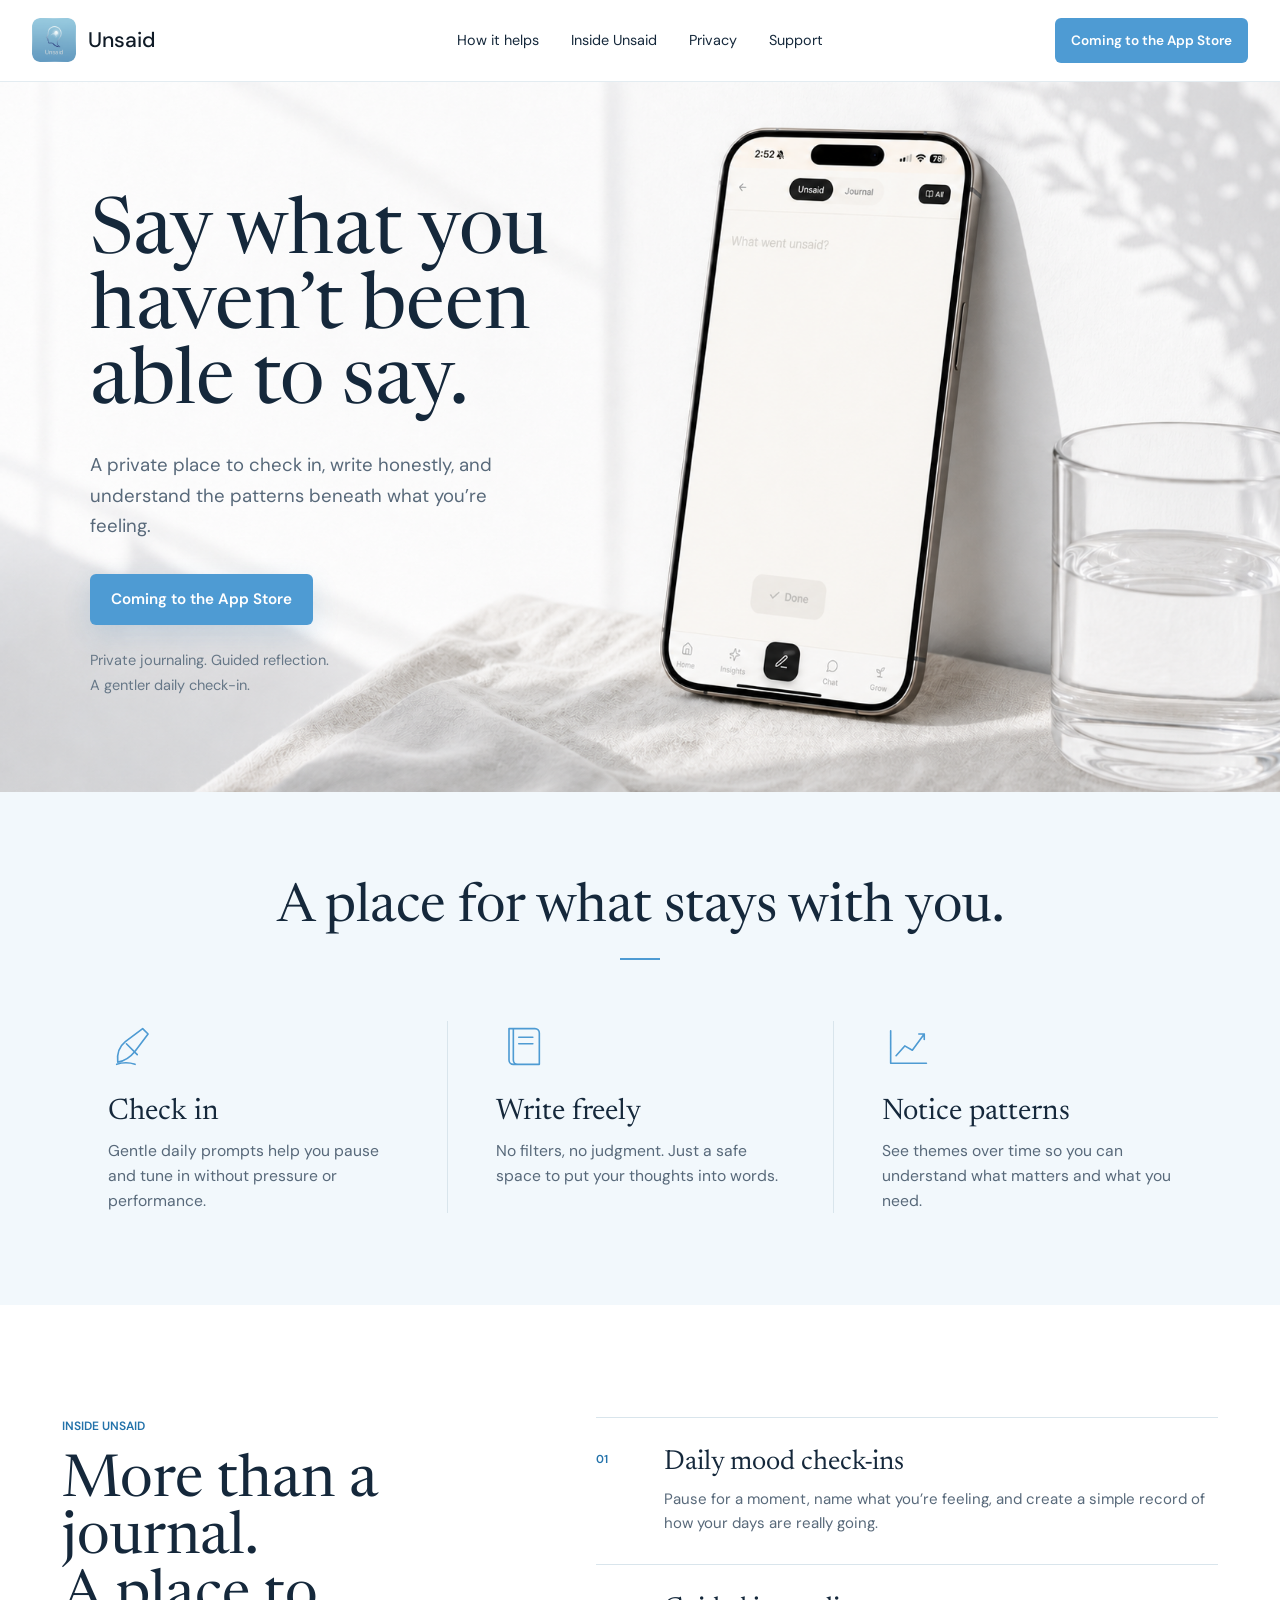
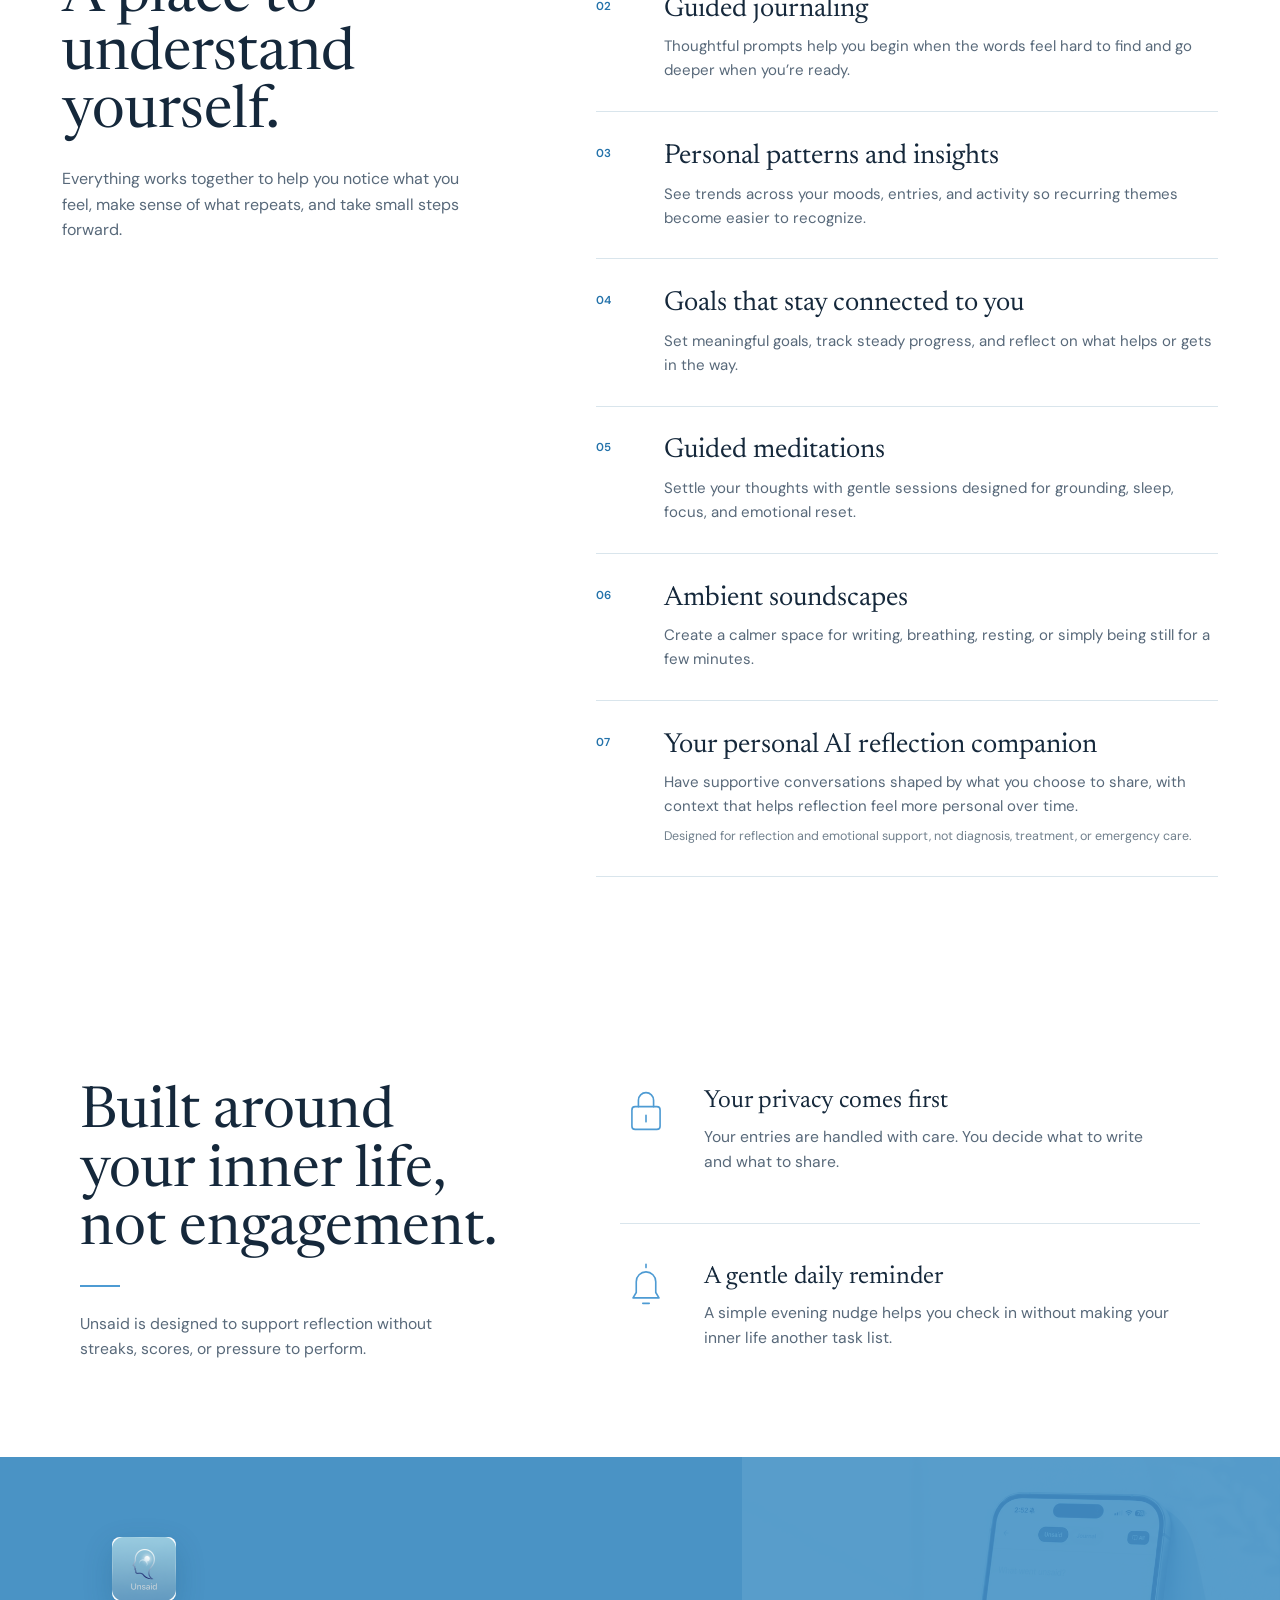
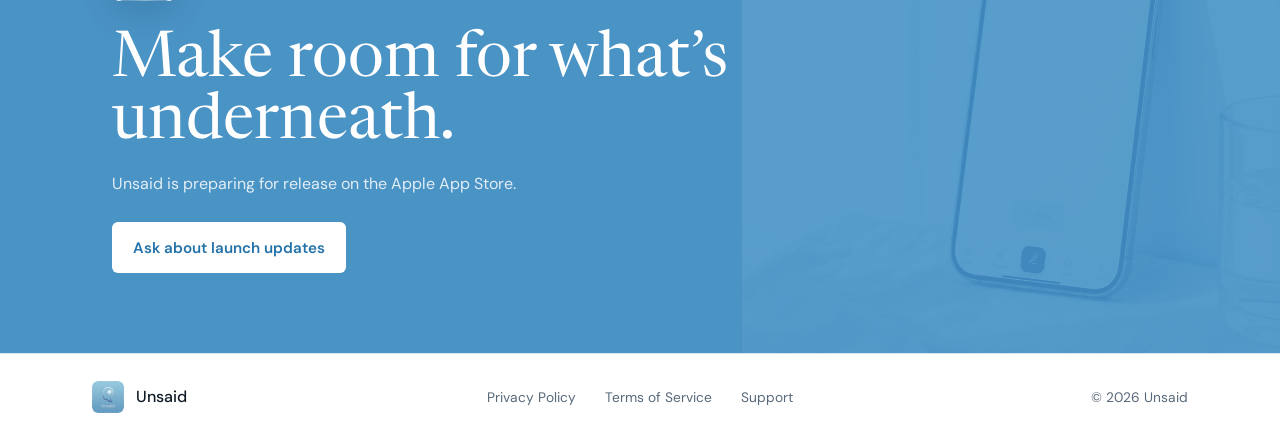
<file: index.html>
<!doctype html>
<html lang="en">
  <head>
    <meta charset="utf-8">
    <meta name="viewport" content="width=device-width, initial-scale=1">
    <title>Unsaid | Understand Your Silence</title>
    <meta name="description" content="Unsaid brings together daily mood check-ins, guided journaling, personal insights, goals, meditation, ambient sound, and an AI reflection companion.">
    <link rel="icon" href="assets/unsaid-logo.png">
    <link rel="apple-touch-icon" href="assets/unsaid-logo.png">
    <link rel="preload" as="image" href="assets/unsaid-hero-v2.png">
    <link rel="stylesheet" href="styles.css?v=2">
  </head>
  <body>
    <div class="site-shell">
      <nav class="nav" aria-label="Main navigation">
        <a class="brand" href="index.html">
          <img src="assets/unsaid-logo.png" alt="Unsaid logo">
          <span>Unsaid</span>
        </a>
        <div class="nav-links">
          <a href="#how">How it helps</a>
          <a href="#inside">Inside Unsaid</a>
          <a href="privacy.html">Privacy</a>
          <a href="support.html">Support</a>
        </div>
        <a class="nav-cta" href="#availability">Coming to the App Store</a>
      </nav>

      <main>
        <section class="hero">
          <img class="hero-image" src="assets/unsaid-hero-v2.png" alt="The real Unsaid writing screen shown on an iPhone beside a glass of water">
          <div class="hero-copy">
            <h1>Say what you haven&rsquo;t been able to say.</h1>
            <p>A private place to check in, write honestly, and understand the patterns beneath what you&rsquo;re feeling.</p>
            <a class="button" href="#availability">Coming to the App Store</a>
            <p class="hero-note">Private journaling. Guided reflection.<br>A gentler daily check-in.</p>
          </div>
        </section>

        <section id="how" class="features-section">
          <div class="section-heading reveal">
            <h2>A place for what stays with you.</h2>
            <span aria-hidden="true"></span>
          </div>
          <div class="feature-list">
            <article class="feature reveal">
              <svg viewBox="0 0 48 48" aria-hidden="true"><path d="M9 38c7-1 12-5 16-10L37 12l-5-5-16 12c-5 4-8 10-7 19Zm8-17 10 10M8 40c6-2 11-2 17 0"/></svg>
              <h3>Check in</h3>
              <p>Gentle daily prompts help you pause and tune in without pressure or performance.</p>
            </article>
            <article class="feature reveal">
              <svg viewBox="0 0 48 48" aria-hidden="true"><path d="M12 7h24a4 4 0 0 1 4 4v29H16a4 4 0 0 1-4-4V7Zm4 0v29a4 4 0 0 0 4 4M21 15h13M21 21h13"/></svg>
              <h3>Write freely</h3>
              <p>No filters, no judgment. Just a safe space to put your thoughts into words.</p>
            </article>
            <article class="feature reveal">
              <svg viewBox="0 0 48 48" aria-hidden="true"><path d="M8 39V9M8 39h33M13 32l8-9 7 4 11-15M34 12h5v5"/></svg>
              <h3>Notice patterns</h3>
              <p>See themes over time so you can understand what matters and what you need.</p>
            </article>
          </div>
        </section>

        <section id="inside" class="toolkit-section">
          <div class="toolkit-heading reveal">
            <p class="eyebrow">Inside Unsaid</p>
            <h2>More than a journal.<br>A place to understand yourself.</h2>
            <p>Everything works together to help you notice what you feel, make sense of what repeats, and take small steps forward.</p>
          </div>
          <div class="toolkit-list">
            <article class="toolkit-item reveal">
              <span>01</span>
              <div>
                <h3>Daily mood check-ins</h3>
                <p>Pause for a moment, name what you&rsquo;re feeling, and create a simple record of how your days are really going.</p>
              </div>
            </article>
            <article class="toolkit-item reveal">
              <span>02</span>
              <div>
                <h3>Guided journaling</h3>
                <p>Thoughtful prompts help you begin when the words feel hard to find and go deeper when you&rsquo;re ready.</p>
              </div>
            </article>
            <article class="toolkit-item reveal">
              <span>03</span>
              <div>
                <h3>Personal patterns and insights</h3>
                <p>See trends across your moods, entries, and activity so recurring themes become easier to recognize.</p>
              </div>
            </article>
            <article class="toolkit-item reveal">
              <span>04</span>
              <div>
                <h3>Goals that stay connected to you</h3>
                <p>Set meaningful goals, track steady progress, and reflect on what helps or gets in the way.</p>
              </div>
            </article>
            <article class="toolkit-item reveal">
              <span>05</span>
              <div>
                <h3>Guided meditations</h3>
                <p>Settle your thoughts with gentle sessions designed for grounding, sleep, focus, and emotional reset.</p>
              </div>
            </article>
            <article class="toolkit-item reveal">
              <span>06</span>
              <div>
                <h3>Ambient soundscapes</h3>
                <p>Create a calmer space for writing, breathing, resting, or simply being still for a few minutes.</p>
              </div>
            </article>
            <article class="toolkit-item reveal">
              <span>07</span>
              <div>
                <h3>Your personal AI reflection companion</h3>
                <p>Have supportive conversations shaped by what you choose to share, with context that helps reflection feel more personal over time.</p>
                <p class="support-note">Designed for reflection and emotional support, not diagnosis, treatment, or emergency care.</p>
              </div>
            </article>
          </div>
        </section>

        <section class="values-section">
          <div class="values-inner">
            <div class="values-copy reveal">
              <h2>Built around your inner life, not engagement.</h2>
              <span class="small-rule" aria-hidden="true"></span>
              <p>Unsaid is designed to support reflection without streaks, scores, or pressure to perform.</p>
            </div>
            <div class="value-list">
              <article class="value reveal">
                <svg viewBox="0 0 48 48" aria-hidden="true"><rect x="11" y="20" width="26" height="21" rx="3"/><path d="M17 20v-6a7 7 0 0 1 14 0v6M24 28v6"/></svg>
                <div>
                  <h3>Your privacy comes first</h3>
                  <p>Your entries are handled with care. You decide what to write and what to share.</p>
                </div>
              </article>
              <article class="value reveal">
                <svg viewBox="0 0 48 48" aria-hidden="true"><path d="M12 35h24l-3-5V20a9 9 0 0 0-18 0v10l-3 5Zm9 5h6M24 7V4"/></svg>
                <div>
                  <h3>A gentle daily reminder</h3>
                  <p>A simple evening nudge helps you check in without making your inner life another task list.</p>
                </div>
              </article>
            </div>
          </div>
        </section>

        <section id="availability" class="closing-section">
          <div class="closing-inner reveal">
            <img src="assets/unsaid-logo.png" alt="" aria-hidden="true">
            <h2>Make room for what&rsquo;s underneath.</h2>
            <p>Unsaid is preparing for release on the Apple App Store.</p>
            <a class="button light" href="mailto:hello@showcasesolutionsapps.com?subject=Unsaid%20launch%20updates">Ask about launch updates</a>
          </div>
        </section>
      </main>

      <footer class="footer">
        <div class="footer-inner">
          <a class="footer-brand" href="index.html"><img src="assets/unsaid-logo.png" alt=""><span>Unsaid</span></a>
          <div class="footer-links">
            <a href="privacy.html">Privacy Policy</a>
            <a href="terms.html">Terms of Service</a>
            <a href="support.html">Support</a>
          </div>
          <span>&copy; 2026 Unsaid</span>
        </div>
      </footer>
    </div>
  </body>
</html>
</file>
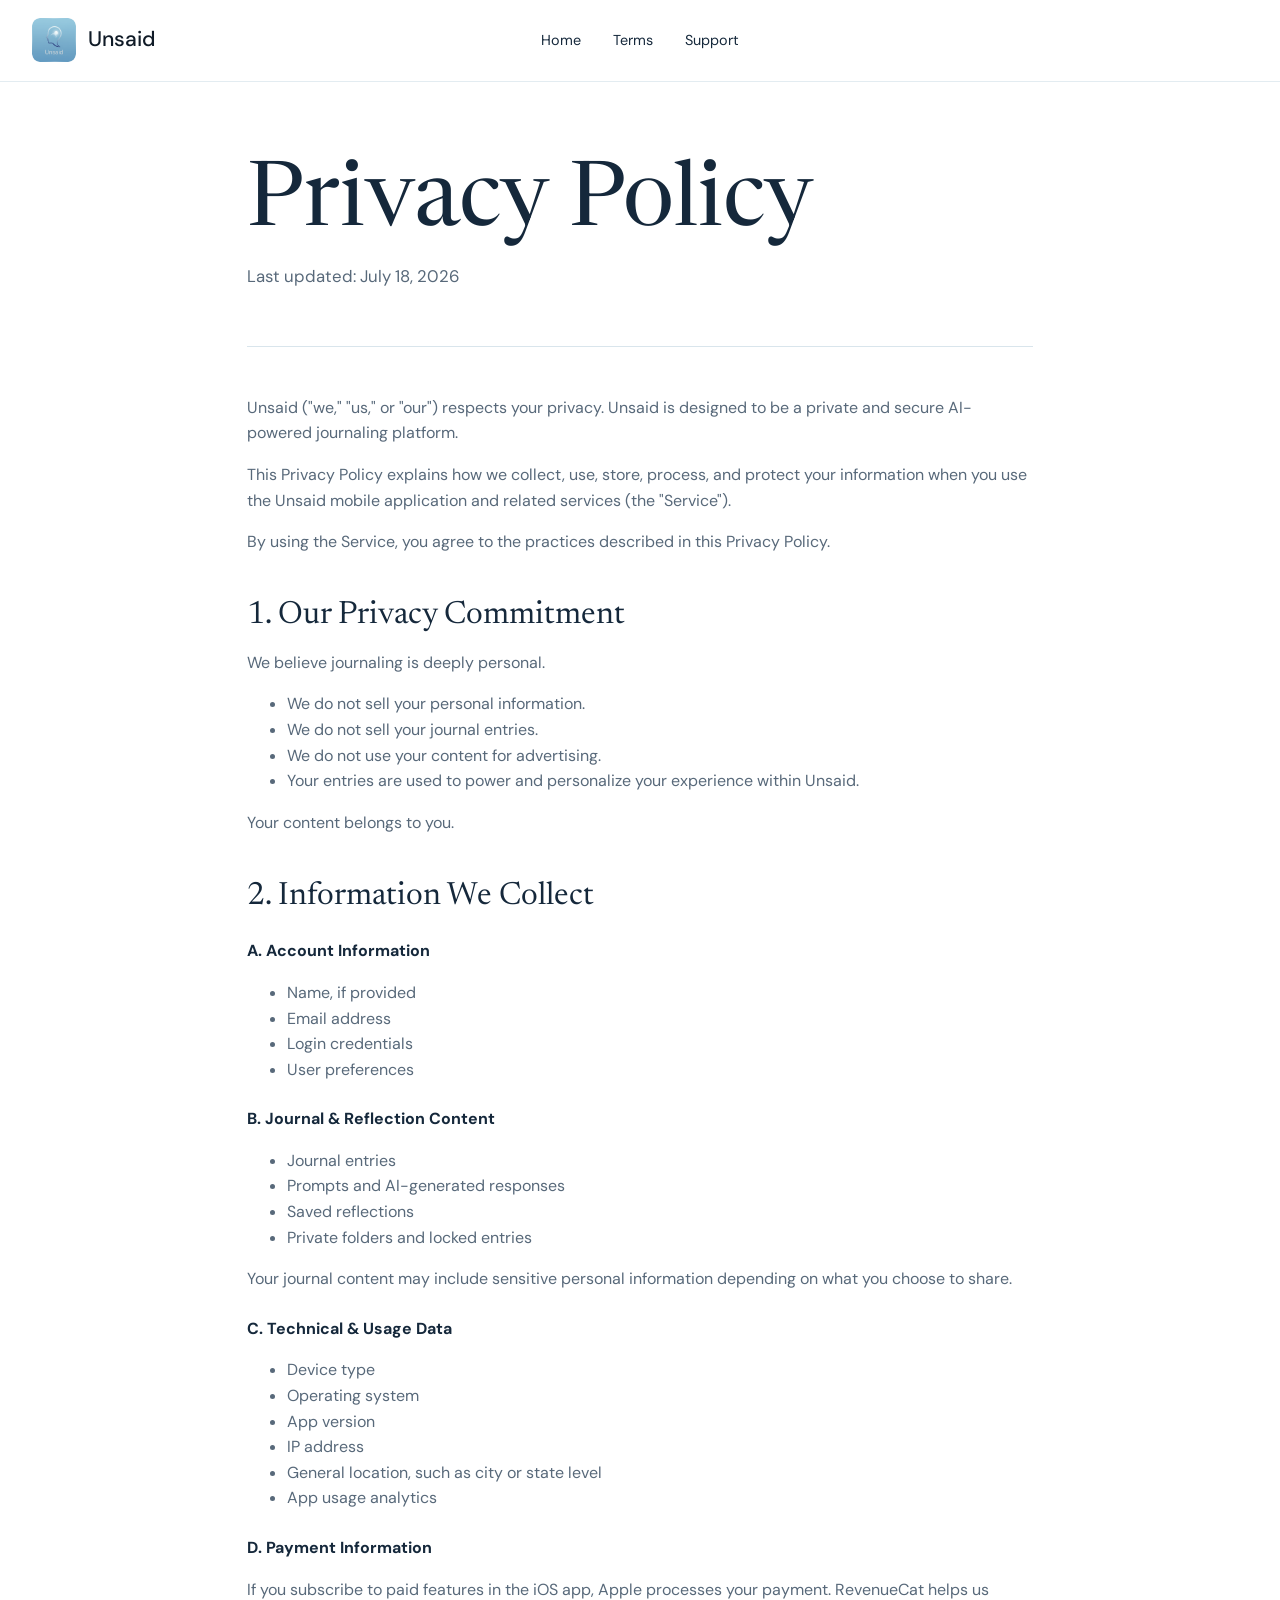
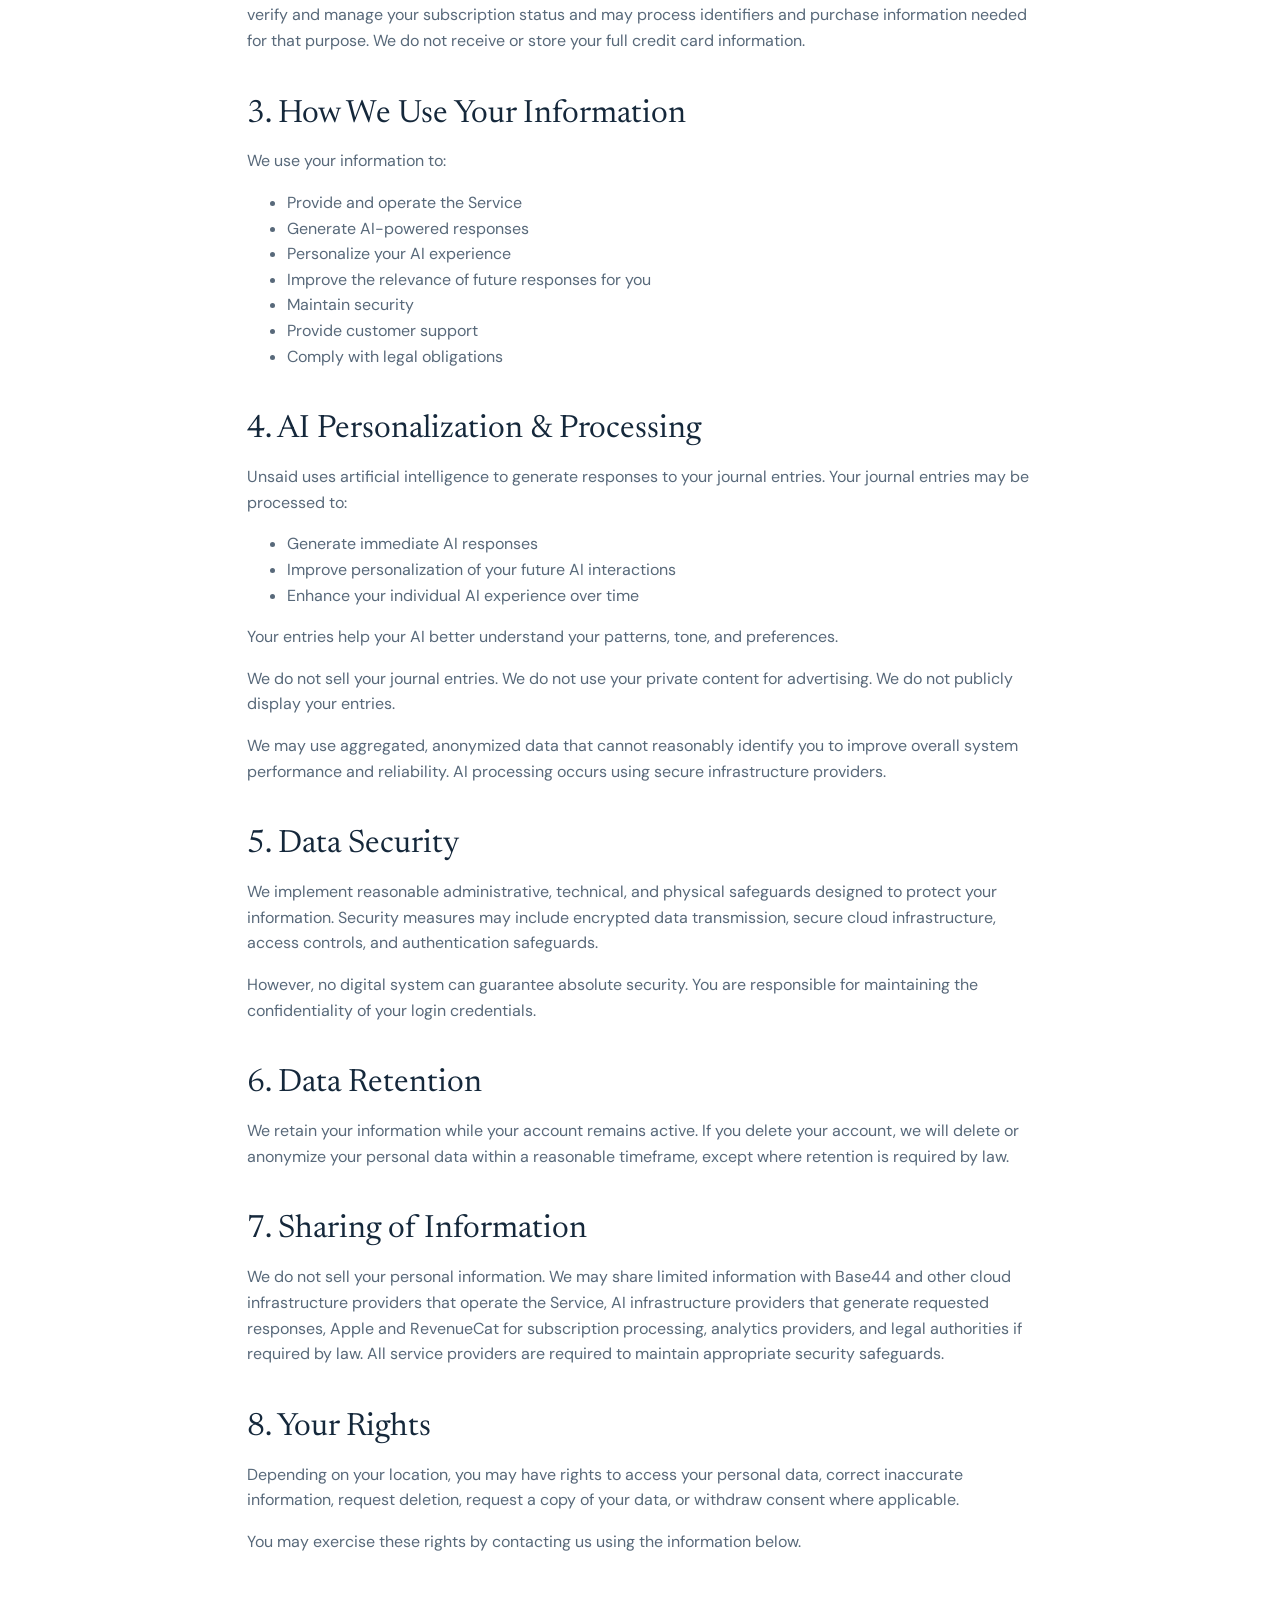
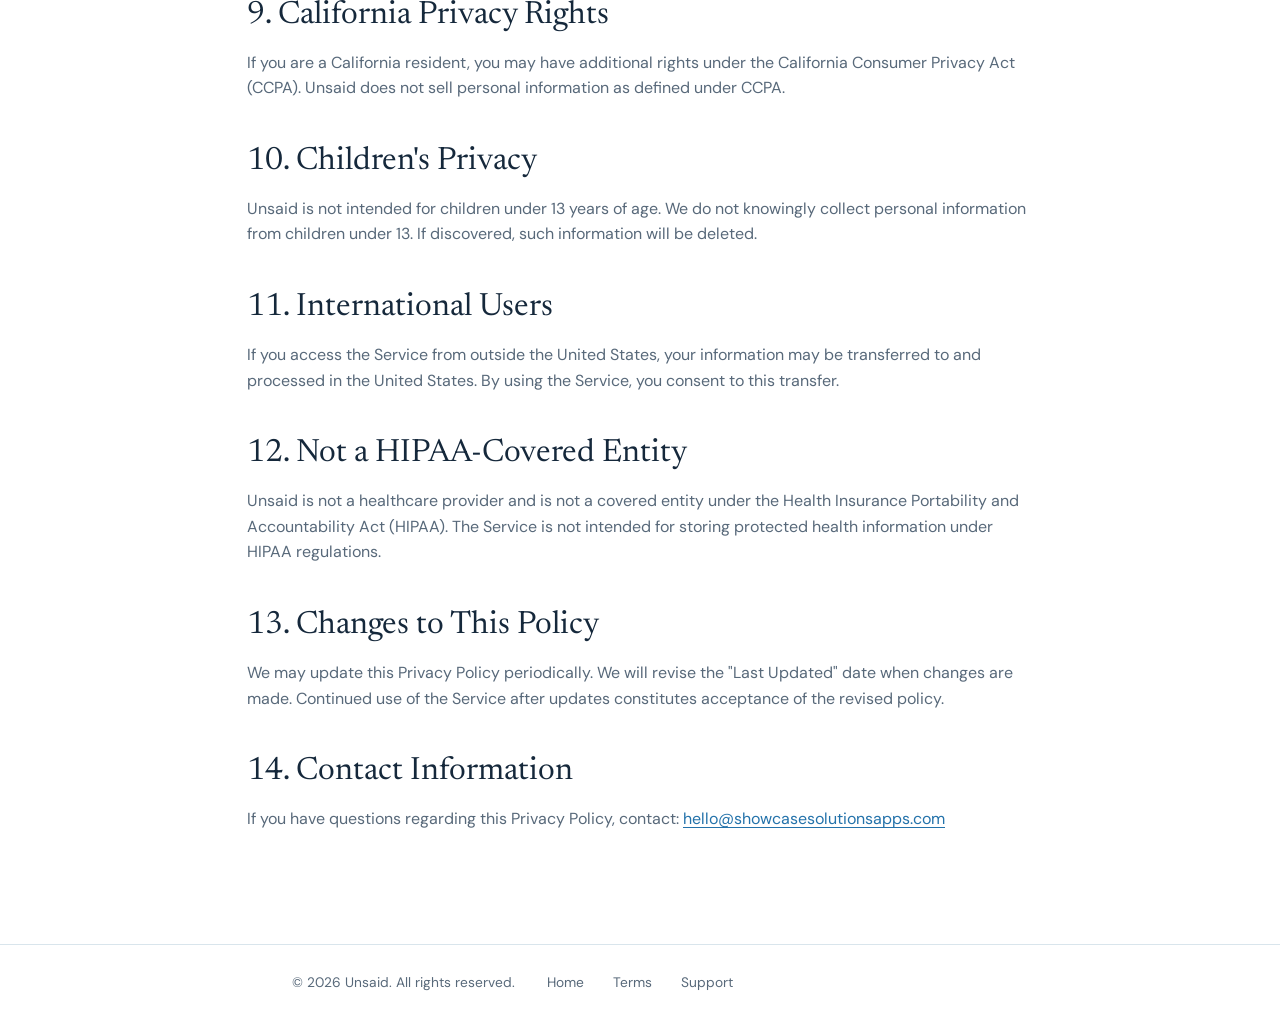
<file: privacy.html>
<!doctype html>
<html lang="en">
  <head>
    <meta charset="utf-8">
    <meta name="viewport" content="width=device-width, initial-scale=1">
    <title>Privacy Policy | Unsaid</title>
    <meta name="description" content="Privacy Policy for Unsaid.">
    <link rel="icon" href="assets/unsaid-logo.png">
    <link rel="stylesheet" href="styles.css">
  </head>
  <body>
    <div class="site-shell">
      <nav class="nav" aria-label="Main navigation">
        <a class="brand" href="index.html"><img src="assets/unsaid-logo.png" alt="Unsaid logo"><span>Unsaid</span></a>
        <div class="nav-links">
          <a href="index.html">Home</a>
          <a href="terms.html">Terms</a>
          <a href="support.html">Support</a>
        </div>
      </nav>
      <main class="legal-layout">
        <h1>Privacy Policy</h1>
        <p class="section-intro">Last updated: July 18, 2026</p>
        <div class="legal-card">
          <p>Unsaid ("we," "us," or "our") respects your privacy. Unsaid is designed to be a private and secure AI-powered journaling platform.</p>
          <p>This Privacy Policy explains how we collect, use, store, process, and protect your information when you use the Unsaid mobile application and related services (the "Service").</p>
          <p>By using the Service, you agree to the practices described in this Privacy Policy.</p>

          <h2>1. Our Privacy Commitment</h2>
          <p>We believe journaling is deeply personal.</p>
          <ul>
            <li>We do not sell your personal information.</li>
            <li>We do not sell your journal entries.</li>
            <li>We do not use your content for advertising.</li>
            <li>Your entries are used to power and personalize your experience within Unsaid.</li>
          </ul>
          <p>Your content belongs to you.</p>

          <h2>2. Information We Collect</h2>
          <h3>A. Account Information</h3>
          <ul>
            <li>Name, if provided</li>
            <li>Email address</li>
            <li>Login credentials</li>
            <li>User preferences</li>
          </ul>
          <h3>B. Journal & Reflection Content</h3>
          <ul>
            <li>Journal entries</li>
            <li>Prompts and AI-generated responses</li>
            <li>Saved reflections</li>
            <li>Private folders and locked entries</li>
          </ul>
          <p>Your journal content may include sensitive personal information depending on what you choose to share.</p>
          <h3>C. Technical & Usage Data</h3>
          <ul>
            <li>Device type</li>
            <li>Operating system</li>
            <li>App version</li>
            <li>IP address</li>
            <li>General location, such as city or state level</li>
            <li>App usage analytics</li>
          </ul>
          <h3>D. Payment Information</h3>
          <p>If you subscribe to paid features in the iOS app, Apple processes your payment. RevenueCat helps us verify and manage your subscription status and may process identifiers and purchase information needed for that purpose. We do not receive or store your full credit card information.</p>

          <h2>3. How We Use Your Information</h2>
          <p>We use your information to:</p>
          <ul>
            <li>Provide and operate the Service</li>
            <li>Generate AI-powered responses</li>
            <li>Personalize your AI experience</li>
            <li>Improve the relevance of future responses for you</li>
            <li>Maintain security</li>
            <li>Provide customer support</li>
            <li>Comply with legal obligations</li>
          </ul>

          <h2>4. AI Personalization & Processing</h2>
          <p>Unsaid uses artificial intelligence to generate responses to your journal entries. Your journal entries may be processed to:</p>
          <ul>
            <li>Generate immediate AI responses</li>
            <li>Improve personalization of your future AI interactions</li>
            <li>Enhance your individual AI experience over time</li>
          </ul>
          <p>Your entries help your AI better understand your patterns, tone, and preferences.</p>
          <p>We do not sell your journal entries. We do not use your private content for advertising. We do not publicly display your entries.</p>
          <p>We may use aggregated, anonymized data that cannot reasonably identify you to improve overall system performance and reliability. AI processing occurs using secure infrastructure providers.</p>

          <h2>5. Data Security</h2>
          <p>We implement reasonable administrative, technical, and physical safeguards designed to protect your information. Security measures may include encrypted data transmission, secure cloud infrastructure, access controls, and authentication safeguards.</p>
          <p>However, no digital system can guarantee absolute security. You are responsible for maintaining the confidentiality of your login credentials.</p>

          <h2>6. Data Retention</h2>
          <p>We retain your information while your account remains active. If you delete your account, we will delete or anonymize your personal data within a reasonable timeframe, except where retention is required by law.</p>

          <h2>7. Sharing of Information</h2>
          <p>We do not sell your personal information. We may share limited information with Base44 and other cloud infrastructure providers that operate the Service, AI infrastructure providers that generate requested responses, Apple and RevenueCat for subscription processing, analytics providers, and legal authorities if required by law. All service providers are required to maintain appropriate security safeguards.</p>

          <h2>8. Your Rights</h2>
          <p>Depending on your location, you may have rights to access your personal data, correct inaccurate information, request deletion, request a copy of your data, or withdraw consent where applicable.</p>
          <p>You may exercise these rights by contacting us using the information below.</p>

          <h2>9. California Privacy Rights</h2>
          <p>If you are a California resident, you may have additional rights under the California Consumer Privacy Act (CCPA). Unsaid does not sell personal information as defined under CCPA.</p>

          <h2>10. Children's Privacy</h2>
          <p>Unsaid is not intended for children under 13 years of age. We do not knowingly collect personal information from children under 13. If discovered, such information will be deleted.</p>

          <h2>11. International Users</h2>
          <p>If you access the Service from outside the United States, your information may be transferred to and processed in the United States. By using the Service, you consent to this transfer.</p>

          <h2>12. Not a HIPAA-Covered Entity</h2>
          <p>Unsaid is not a healthcare provider and is not a covered entity under the Health Insurance Portability and Accountability Act (HIPAA). The Service is not intended for storing protected health information under HIPAA regulations.</p>

          <h2>13. Changes to This Policy</h2>
          <p>We may update this Privacy Policy periodically. We will revise the "Last Updated" date when changes are made. Continued use of the Service after updates constitutes acceptance of the revised policy.</p>

          <h2>14. Contact Information</h2>
          <p>If you have questions regarding this Privacy Policy, contact: <a href="mailto:hello@showcasesolutionsapps.com">hello@showcasesolutionsapps.com</a></p>
        </div>
      </main>
      <footer class="footer">
        <div class="footer-inner">
          <span>&copy; 2026 Unsaid. All rights reserved.</span>
          <div class="footer-links"><a href="index.html">Home</a><a href="terms.html">Terms</a><a href="support.html">Support</a></div>
        </div>
      </footer>
    </div>
  </body>
</html>
</file>
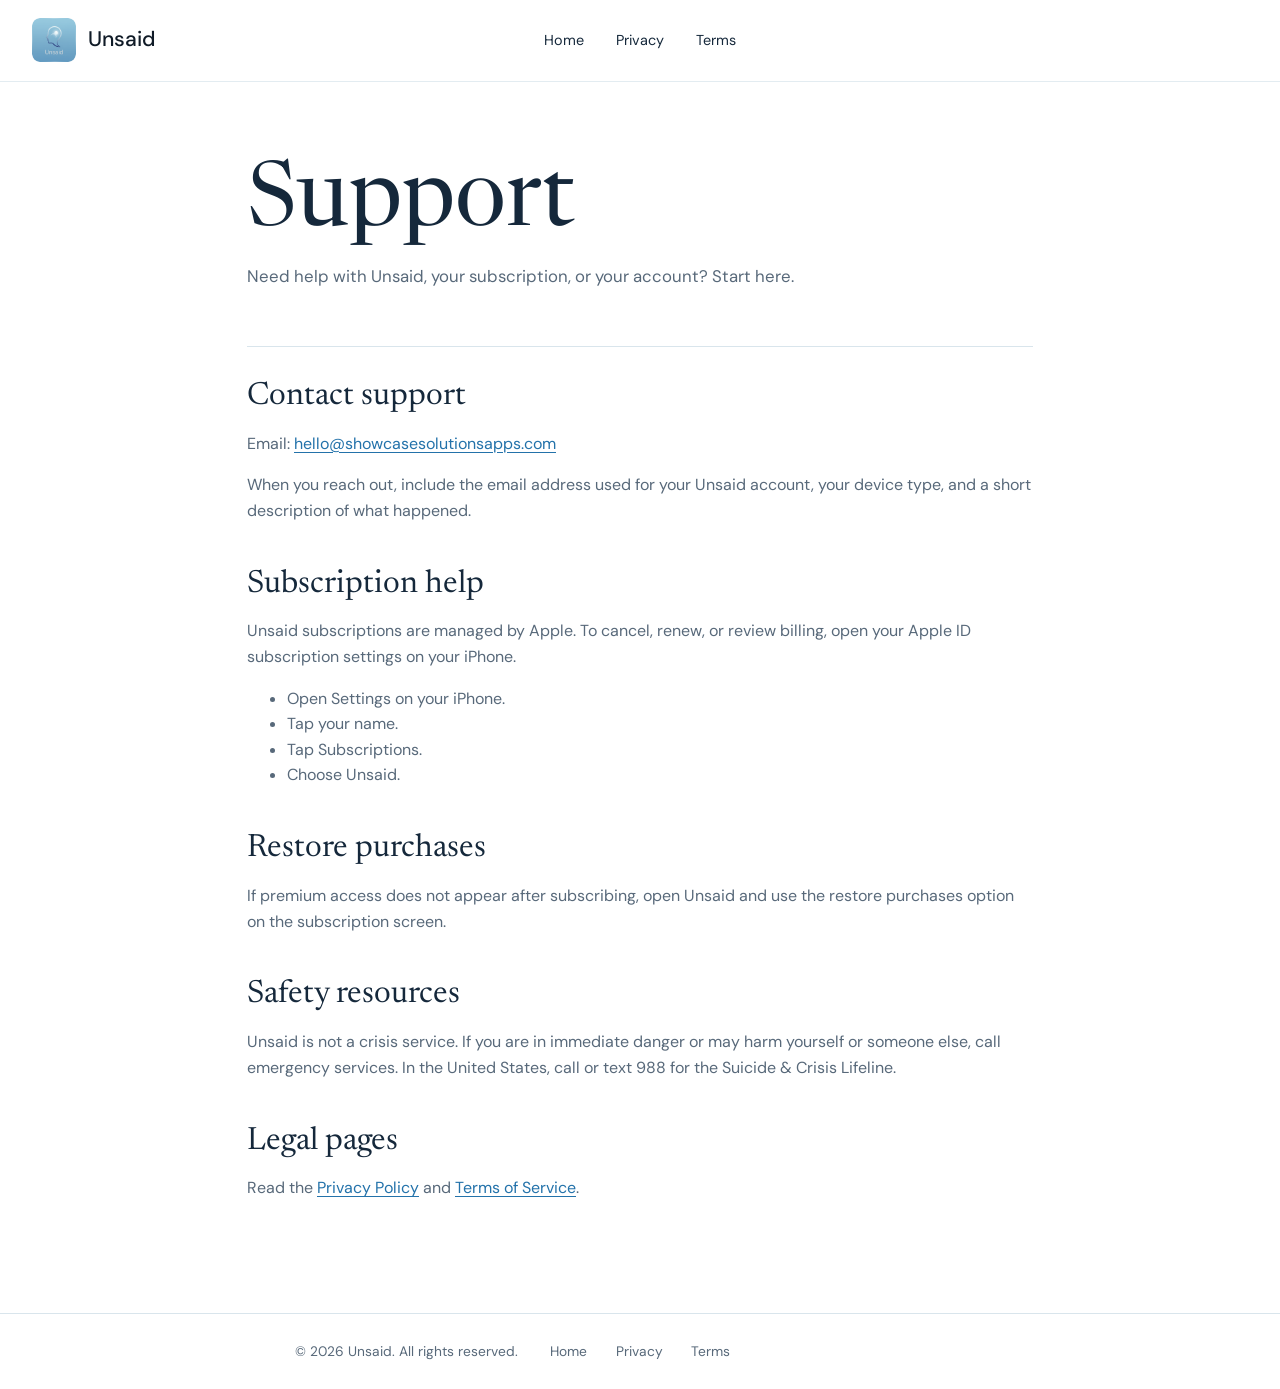
<file: support.html>
<!doctype html>
<html lang="en">
  <head>
    <meta charset="utf-8">
    <meta name="viewport" content="width=device-width, initial-scale=1">
    <title>Support | Unsaid</title>
    <meta name="description" content="Support information for Unsaid.">
    <link rel="icon" href="assets/unsaid-logo.png">
    <link rel="stylesheet" href="styles.css">
  </head>
  <body>
    <div class="site-shell">
      <nav class="nav" aria-label="Main navigation">
        <a class="brand" href="index.html"><img src="assets/unsaid-logo.png" alt="Unsaid logo"><span>Unsaid</span></a>
        <div class="nav-links">
          <a href="index.html">Home</a>
          <a href="privacy.html">Privacy</a>
          <a href="terms.html">Terms</a>
        </div>
      </nav>
      <main class="legal-layout">
        <h1>Support</h1>
        <p class="section-intro">Need help with Unsaid, your subscription, or your account? Start here.</p>
        <div class="legal-card">
          <h2>Contact support</h2>
          <p>Email: <a href="mailto:hello@showcasesolutionsapps.com">hello@showcasesolutionsapps.com</a></p>
          <p>When you reach out, include the email address used for your Unsaid account, your device type, and a short description of what happened.</p>

          <h2>Subscription help</h2>
          <p>Unsaid subscriptions are managed by Apple. To cancel, renew, or review billing, open your Apple ID subscription settings on your iPhone.</p>
          <ul>
            <li>Open Settings on your iPhone.</li>
            <li>Tap your name.</li>
            <li>Tap Subscriptions.</li>
            <li>Choose Unsaid.</li>
          </ul>

          <h2>Restore purchases</h2>
          <p>If premium access does not appear after subscribing, open Unsaid and use the restore purchases option on the subscription screen.</p>

          <h2>Safety resources</h2>
          <p>Unsaid is not a crisis service. If you are in immediate danger or may harm yourself or someone else, call emergency services. In the United States, call or text 988 for the Suicide & Crisis Lifeline.</p>

          <h2>Legal pages</h2>
          <p>Read the <a href="privacy.html">Privacy Policy</a> and <a href="terms.html">Terms of Service</a>.</p>
        </div>
      </main>
      <footer class="footer">
        <div class="footer-inner">
          <span>&copy; 2026 Unsaid. All rights reserved.</span>
          <div class="footer-links"><a href="index.html">Home</a><a href="privacy.html">Privacy</a><a href="terms.html">Terms</a></div>
        </div>
      </footer>
    </div>
  </body>
</html>
</file>
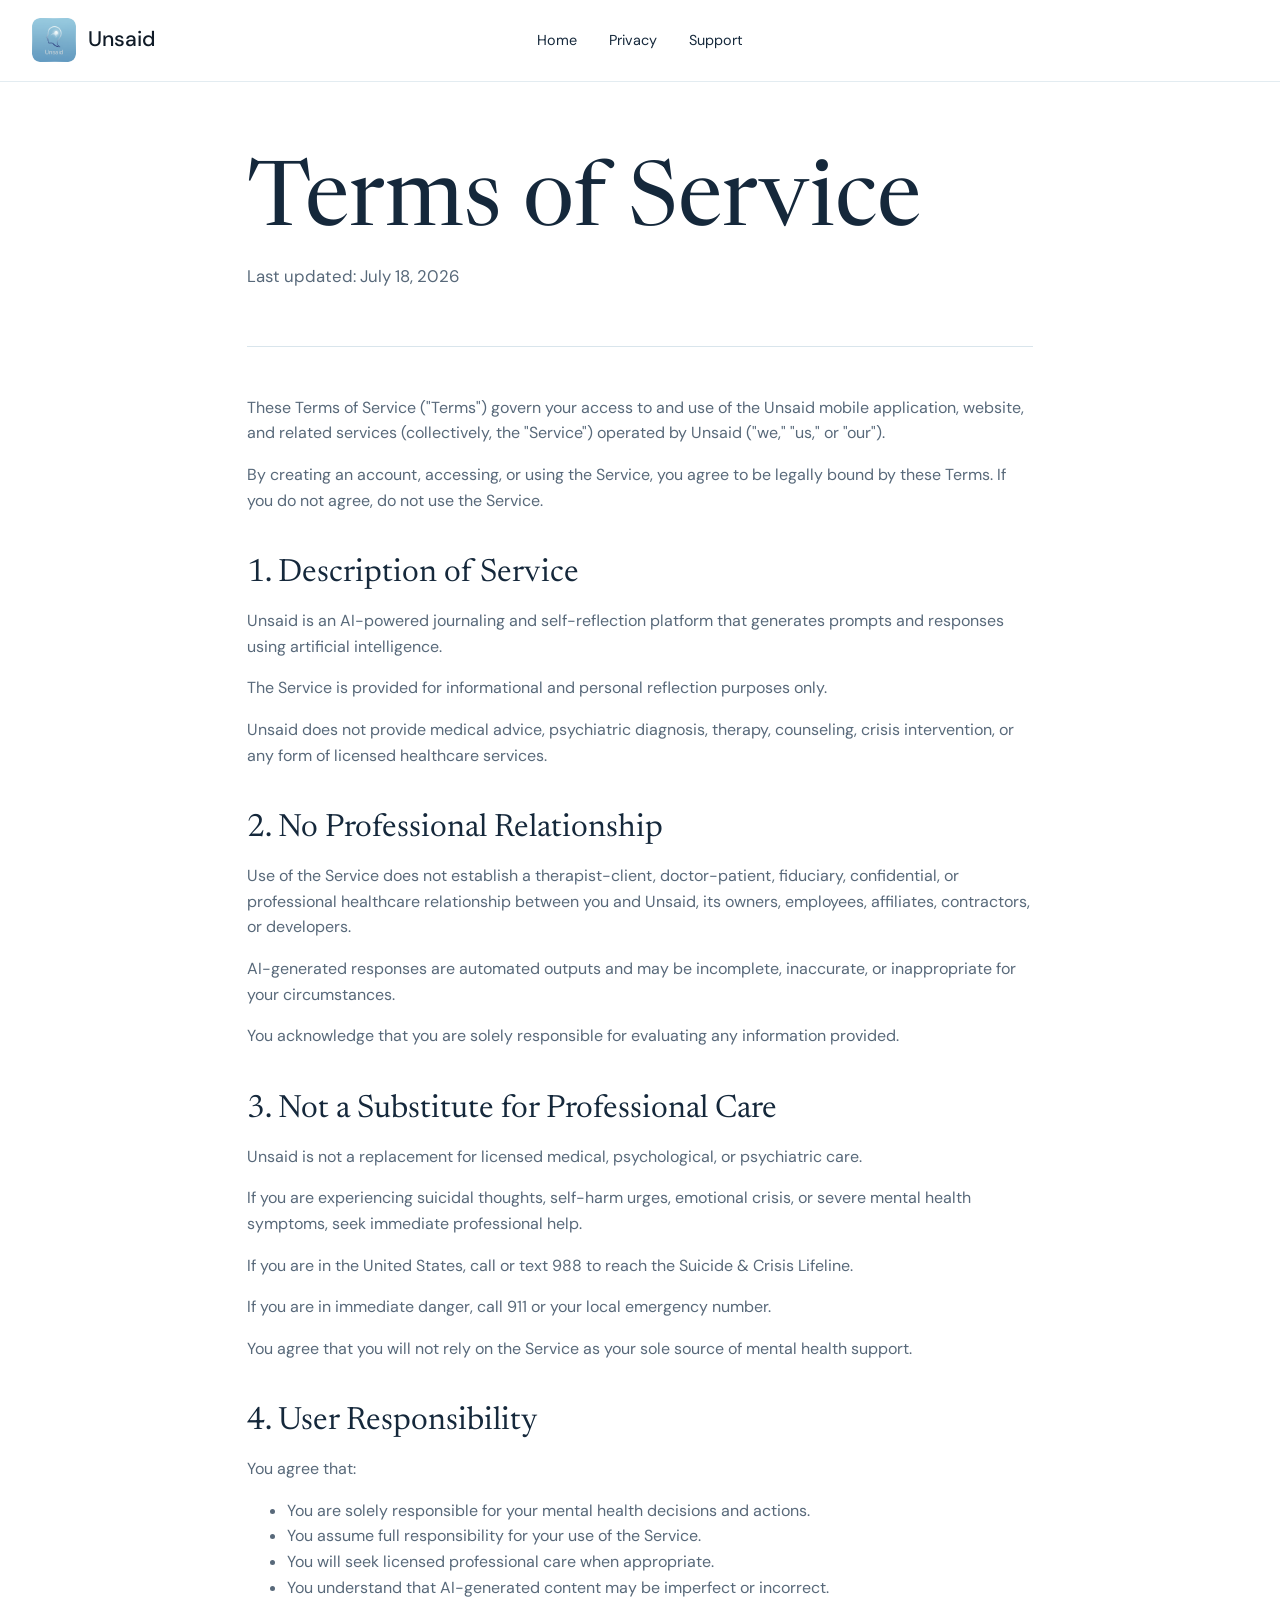
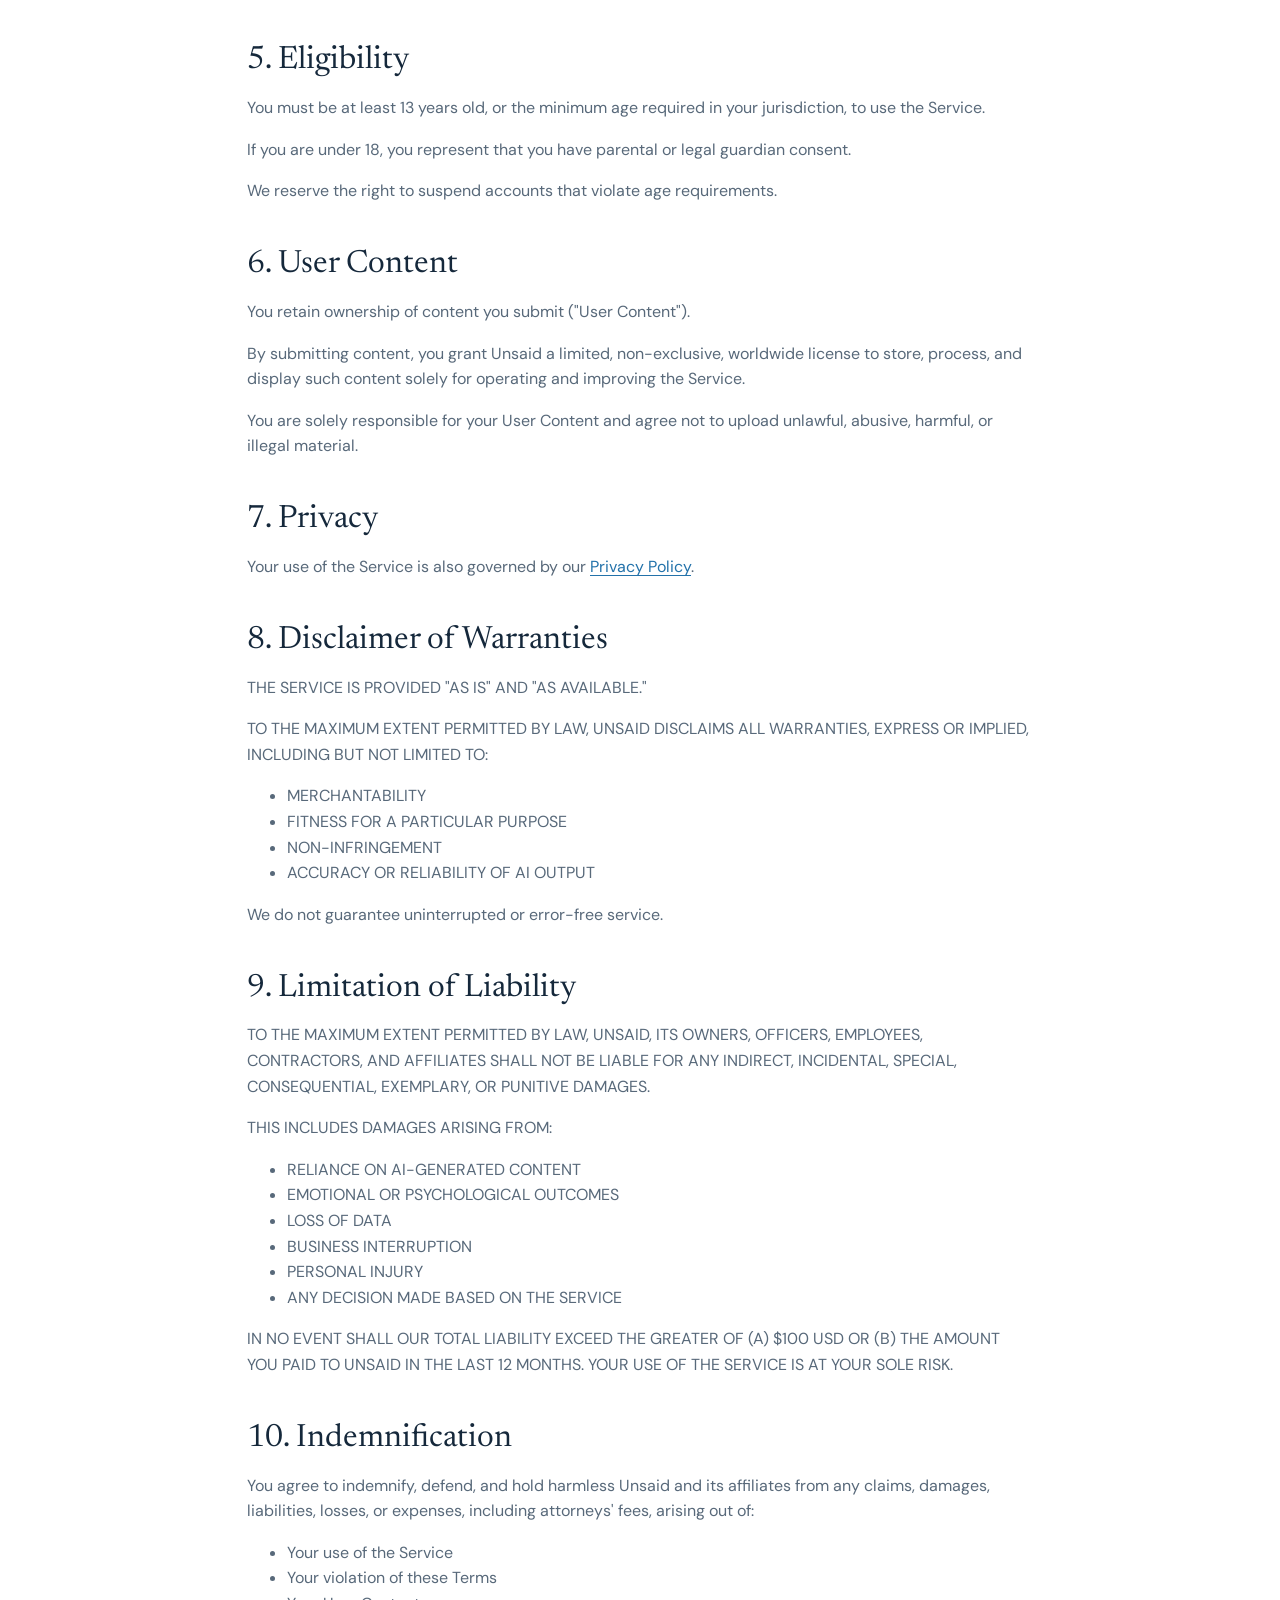
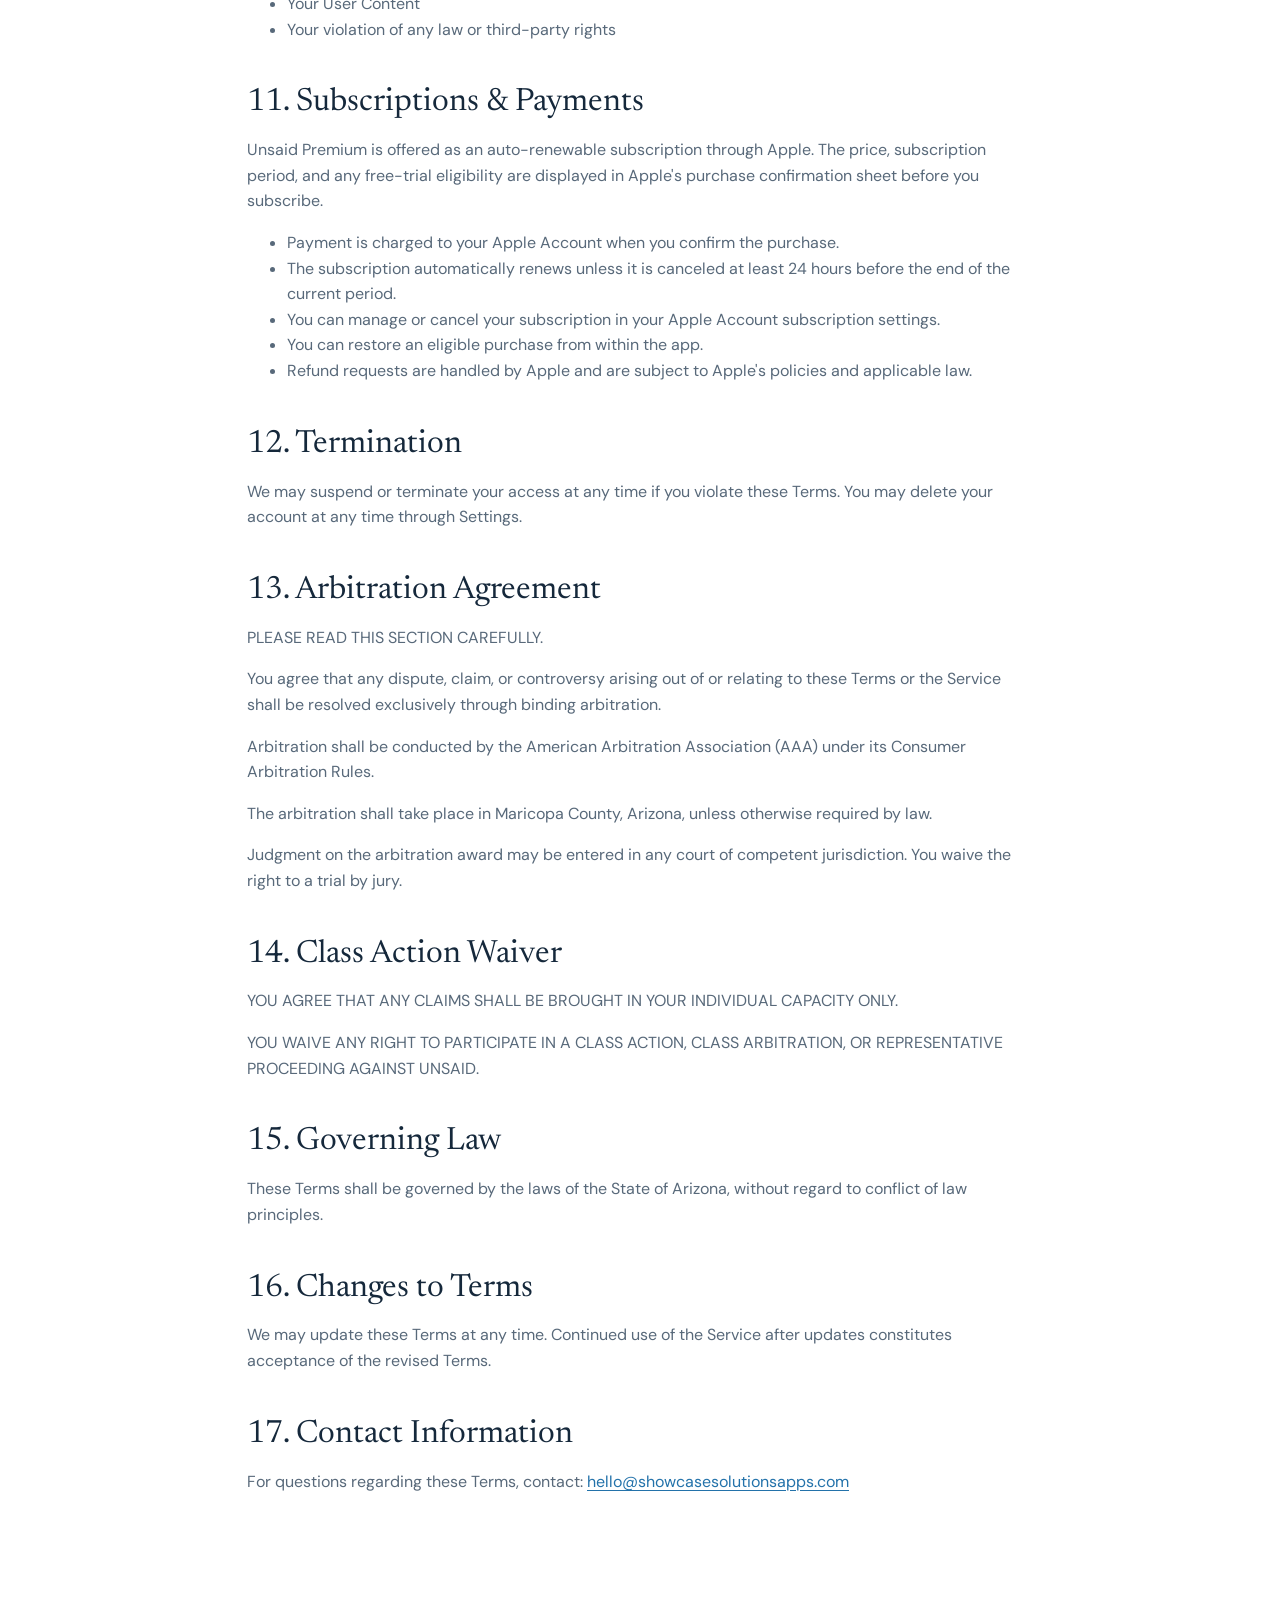
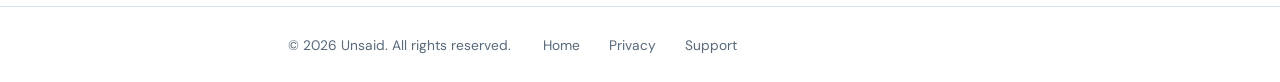
<file: terms.html>
<!doctype html>
<html lang="en">
  <head>
    <meta charset="utf-8">
    <meta name="viewport" content="width=device-width, initial-scale=1">
    <title>Terms of Service | Unsaid</title>
    <meta name="description" content="Terms of Service for Unsaid.">
    <link rel="icon" href="assets/unsaid-logo.png">
    <link rel="stylesheet" href="styles.css">
  </head>
  <body>
    <div class="site-shell">
      <nav class="nav" aria-label="Main navigation">
        <a class="brand" href="index.html"><img src="assets/unsaid-logo.png" alt="Unsaid logo"><span>Unsaid</span></a>
        <div class="nav-links">
          <a href="index.html">Home</a>
          <a href="privacy.html">Privacy</a>
          <a href="support.html">Support</a>
        </div>
      </nav>
      <main class="legal-layout">
        <h1>Terms of Service</h1>
        <p class="section-intro">Last updated: July 18, 2026</p>
        <div class="legal-card">
          <p>These Terms of Service ("Terms") govern your access to and use of the Unsaid mobile application, website, and related services (collectively, the "Service") operated by Unsaid ("we," "us," or "our").</p>
          <p>By creating an account, accessing, or using the Service, you agree to be legally bound by these Terms. If you do not agree, do not use the Service.</p>

          <h2>1. Description of Service</h2>
          <p>Unsaid is an AI-powered journaling and self-reflection platform that generates prompts and responses using artificial intelligence.</p>
          <p>The Service is provided for informational and personal reflection purposes only.</p>
          <p>Unsaid does not provide medical advice, psychiatric diagnosis, therapy, counseling, crisis intervention, or any form of licensed healthcare services.</p>

          <h2>2. No Professional Relationship</h2>
          <p>Use of the Service does not establish a therapist-client, doctor-patient, fiduciary, confidential, or professional healthcare relationship between you and Unsaid, its owners, employees, affiliates, contractors, or developers.</p>
          <p>AI-generated responses are automated outputs and may be incomplete, inaccurate, or inappropriate for your circumstances.</p>
          <p>You acknowledge that you are solely responsible for evaluating any information provided.</p>

          <h2>3. Not a Substitute for Professional Care</h2>
          <p>Unsaid is not a replacement for licensed medical, psychological, or psychiatric care.</p>
          <p>If you are experiencing suicidal thoughts, self-harm urges, emotional crisis, or severe mental health symptoms, seek immediate professional help.</p>
          <p>If you are in the United States, call or text 988 to reach the Suicide & Crisis Lifeline.</p>
          <p>If you are in immediate danger, call 911 or your local emergency number.</p>
          <p>You agree that you will not rely on the Service as your sole source of mental health support.</p>

          <h2>4. User Responsibility</h2>
          <p>You agree that:</p>
          <ul>
            <li>You are solely responsible for your mental health decisions and actions.</li>
            <li>You assume full responsibility for your use of the Service.</li>
            <li>You will seek licensed professional care when appropriate.</li>
            <li>You understand that AI-generated content may be imperfect or incorrect.</li>
          </ul>

          <h2>5. Eligibility</h2>
          <p>You must be at least 13 years old, or the minimum age required in your jurisdiction, to use the Service.</p>
          <p>If you are under 18, you represent that you have parental or legal guardian consent.</p>
          <p>We reserve the right to suspend accounts that violate age requirements.</p>

          <h2>6. User Content</h2>
          <p>You retain ownership of content you submit ("User Content").</p>
          <p>By submitting content, you grant Unsaid a limited, non-exclusive, worldwide license to store, process, and display such content solely for operating and improving the Service.</p>
          <p>You are solely responsible for your User Content and agree not to upload unlawful, abusive, harmful, or illegal material.</p>

          <h2>7. Privacy</h2>
          <p>Your use of the Service is also governed by our <a href="privacy.html">Privacy Policy</a>.</p>

          <h2>8. Disclaimer of Warranties</h2>
          <p>THE SERVICE IS PROVIDED "AS IS" AND "AS AVAILABLE."</p>
          <p>TO THE MAXIMUM EXTENT PERMITTED BY LAW, UNSAID DISCLAIMS ALL WARRANTIES, EXPRESS OR IMPLIED, INCLUDING BUT NOT LIMITED TO:</p>
          <ul>
            <li>MERCHANTABILITY</li>
            <li>FITNESS FOR A PARTICULAR PURPOSE</li>
            <li>NON-INFRINGEMENT</li>
            <li>ACCURACY OR RELIABILITY OF AI OUTPUT</li>
          </ul>
          <p>We do not guarantee uninterrupted or error-free service.</p>

          <h2>9. Limitation of Liability</h2>
          <p>TO THE MAXIMUM EXTENT PERMITTED BY LAW, UNSAID, ITS OWNERS, OFFICERS, EMPLOYEES, CONTRACTORS, AND AFFILIATES SHALL NOT BE LIABLE FOR ANY INDIRECT, INCIDENTAL, SPECIAL, CONSEQUENTIAL, EXEMPLARY, OR PUNITIVE DAMAGES.</p>
          <p>THIS INCLUDES DAMAGES ARISING FROM:</p>
          <ul>
            <li>RELIANCE ON AI-GENERATED CONTENT</li>
            <li>EMOTIONAL OR PSYCHOLOGICAL OUTCOMES</li>
            <li>LOSS OF DATA</li>
            <li>BUSINESS INTERRUPTION</li>
            <li>PERSONAL INJURY</li>
            <li>ANY DECISION MADE BASED ON THE SERVICE</li>
          </ul>
          <p>IN NO EVENT SHALL OUR TOTAL LIABILITY EXCEED THE GREATER OF (A) $100 USD OR (B) THE AMOUNT YOU PAID TO UNSAID IN THE LAST 12 MONTHS. YOUR USE OF THE SERVICE IS AT YOUR SOLE RISK.</p>

          <h2>10. Indemnification</h2>
          <p>You agree to indemnify, defend, and hold harmless Unsaid and its affiliates from any claims, damages, liabilities, losses, or expenses, including attorneys' fees, arising out of:</p>
          <ul>
            <li>Your use of the Service</li>
            <li>Your violation of these Terms</li>
            <li>Your User Content</li>
            <li>Your violation of any law or third-party rights</li>
          </ul>

          <h2>11. Subscriptions & Payments</h2>
          <p>Unsaid Premium is offered as an auto-renewable subscription through Apple. The price, subscription period, and any free-trial eligibility are displayed in Apple's purchase confirmation sheet before you subscribe.</p>
          <ul>
            <li>Payment is charged to your Apple Account when you confirm the purchase.</li>
            <li>The subscription automatically renews unless it is canceled at least 24 hours before the end of the current period.</li>
            <li>You can manage or cancel your subscription in your Apple Account subscription settings.</li>
            <li>You can restore an eligible purchase from within the app.</li>
            <li>Refund requests are handled by Apple and are subject to Apple's policies and applicable law.</li>
          </ul>

          <h2>12. Termination</h2>
          <p>We may suspend or terminate your access at any time if you violate these Terms. You may delete your account at any time through Settings.</p>

          <h2>13. Arbitration Agreement</h2>
          <p>PLEASE READ THIS SECTION CAREFULLY.</p>
          <p>You agree that any dispute, claim, or controversy arising out of or relating to these Terms or the Service shall be resolved exclusively through binding arbitration.</p>
          <p>Arbitration shall be conducted by the American Arbitration Association (AAA) under its Consumer Arbitration Rules.</p>
          <p>The arbitration shall take place in Maricopa County, Arizona, unless otherwise required by law.</p>
          <p>Judgment on the arbitration award may be entered in any court of competent jurisdiction. You waive the right to a trial by jury.</p>

          <h2>14. Class Action Waiver</h2>
          <p>YOU AGREE THAT ANY CLAIMS SHALL BE BROUGHT IN YOUR INDIVIDUAL CAPACITY ONLY.</p>
          <p>YOU WAIVE ANY RIGHT TO PARTICIPATE IN A CLASS ACTION, CLASS ARBITRATION, OR REPRESENTATIVE PROCEEDING AGAINST UNSAID.</p>

          <h2>15. Governing Law</h2>
          <p>These Terms shall be governed by the laws of the State of Arizona, without regard to conflict of law principles.</p>

          <h2>16. Changes to Terms</h2>
          <p>We may update these Terms at any time. Continued use of the Service after updates constitutes acceptance of the revised Terms.</p>

          <h2>17. Contact Information</h2>
          <p>For questions regarding these Terms, contact: <a href="mailto:hello@showcasesolutionsapps.com">hello@showcasesolutionsapps.com</a></p>
        </div>
      </main>
      <footer class="footer">
        <div class="footer-inner">
          <span>&copy; 2026 Unsaid. All rights reserved.</span>
          <div class="footer-links"><a href="index.html">Home</a><a href="privacy.html">Privacy</a><a href="support.html">Support</a></div>
        </div>
      </footer>
    </div>
  </body>
</html>
</file>
<file: styles.css>
@import url('https://fonts.googleapis.com/css2?family=DM+Sans:wght@400;500;600&family=Newsreader:opsz,wght@6..72,400;6..72,500&display=swap');

:root {
  --ink: #15283b;
  --muted: #58697a;
  --blue: #4e9bd3;
  --blue-dark: #2372aa;
  --pale-blue: #f2f8fc;
  --line: #d9e5ec;
  --amber: #d49b4b;
  --white: #ffffff;
  --serif: "Newsreader", Georgia, "Times New Roman", serif;
  --sans: "DM Sans", -apple-system, BlinkMacSystemFont, "Segoe UI", sans-serif;
}

* { box-sizing: border-box; }

html { scroll-behavior: smooth; }

body {
  margin: 0;
  color: var(--ink);
  background: var(--white);
  font-family: var(--sans);
  line-height: 1.6;
}

a { color: inherit; }

.site-shell { min-height: 100vh; background: var(--white); }

.nav {
  position: relative;
  z-index: 5;
  display: grid;
  grid-template-columns: 1fr auto 1fr;
  align-items: center;
  gap: 2rem;
  max-width: 1280px;
  margin: 0 auto;
  padding: 1.15rem 2rem;
  background: var(--white);
  border-bottom: 1px solid rgba(217, 229, 236, 0.72);
}

.brand,
.footer-brand {
  display: inline-flex;
  align-items: center;
  gap: 0.75rem;
  width: fit-content;
  color: #101b27;
  text-decoration: none;
  font-size: 1.32rem;
  font-weight: 500;
}

.brand img { width: 2.75rem; height: 2.75rem; border-radius: 8px; }

.nav-links { display: flex; align-items: center; gap: 2rem; font-size: 0.9rem; }
.nav-links a, .footer-links a { text-decoration: none; }
.nav-links a:hover, .footer-links a:hover { color: var(--blue-dark); }

.nav-cta {
  justify-self: end;
  padding: 0.7rem 1rem;
  border-radius: 6px;
  background: var(--blue);
  color: var(--white);
  text-decoration: none;
  font-size: 0.85rem;
  font-weight: 600;
}

.hero {
  position: relative;
  min-height: 710px;
  max-width: 1440px;
  margin: 0 auto;
  overflow: hidden;
  background: #fff;
}

.hero-image {
  position: absolute;
  inset: 0;
  width: 100%;
  height: 100%;
  object-fit: cover;
  object-position: center;
}

.hero-copy {
  position: relative;
  z-index: 1;
  width: min(42rem, 52%);
  padding: 7.25rem 0 5rem clamp(2rem, 7vw, 6.5rem);
}

.hero h1,
.section-heading h2,
.values-section h2,
.closing-section h2,
.legal-layout h1,
.legal-card h2 {
  font-family: var(--serif);
  font-weight: 400;
  letter-spacing: 0;
}

.hero h1 {
  max-width: 570px;
  margin: 0;
  font-size: clamp(3.8rem, 6.1vw, 6.1rem);
  line-height: 0.96;
}

.hero-copy > p:not(.hero-note) {
  max-width: 460px;
  margin: 1.7rem 0 0;
  color: var(--muted);
  font-size: 1.16rem;
  line-height: 1.65;
}

.button {
  display: inline-flex;
  align-items: center;
  justify-content: center;
  min-height: 3.2rem;
  margin-top: 2rem;
  padding: 0 1.25rem;
  border: 1px solid transparent;
  border-radius: 6px;
  background: var(--blue);
  color: var(--white);
  text-decoration: none;
  font-size: 0.95rem;
  font-weight: 600;
  box-shadow: 0 10px 28px rgba(50, 127, 180, 0.16);
  transition: transform 180ms ease, background 180ms ease;
}

.button:hover { background: var(--blue-dark); transform: translateY(-2px); }
.button:focus-visible, .nav a:focus-visible, .footer a:focus-visible { outline: 3px solid rgba(78, 155, 211, 0.3); outline-offset: 4px; }

.hero-note {
  margin: 1.5rem 0 0;
  color: #667787;
  font-size: 0.91rem;
  line-height: 1.7;
}

.features-section {
  padding: 5.5rem max(2rem, calc((100vw - 1160px) / 2)) 5.75rem;
  background: var(--pale-blue);
}

.section-heading { text-align: center; }
.section-heading h2 { margin: 0; font-size: clamp(2.5rem, 4.2vw, 4rem); line-height: 1.05; }
.section-heading span, .small-rule { display: block; width: 2.5rem; height: 2px; margin: 1.35rem auto 0; background: var(--blue); }

.feature-list {
  display: grid;
  grid-template-columns: repeat(3, 1fr);
  max-width: 1160px;
  margin: 3.8rem auto 0;
}

.feature { padding: 0 3rem; border-left: 1px solid var(--line); }
.feature:first-child { border-left: 0; }
.feature svg, .value svg { width: 3.25rem; height: 3.25rem; fill: none; stroke: var(--blue); stroke-width: 1.5; stroke-linecap: round; stroke-linejoin: round; }
.feature h3, .value h3 { margin: 1rem 0 0.55rem; font-family: var(--serif); font-size: 1.85rem; font-weight: 400; line-height: 1.1; }
.feature p, .value p, .values-copy p { margin: 0; color: var(--muted); font-size: 0.98rem; }

.toolkit-section {
  display: grid;
  grid-template-columns: minmax(0, 0.82fr) minmax(0, 1.18fr);
  gap: clamp(3rem, 8vw, 8rem);
  max-width: 1220px;
  margin: 0 auto;
  padding: 7rem 2rem;
}

.toolkit-heading {
  align-self: start;
  position: sticky;
  top: 2rem;
}

.eyebrow {
  margin: 0 0 1.1rem;
  color: var(--blue-dark);
  font-size: 0.75rem;
  font-weight: 600;
  letter-spacing: 0;
  text-transform: uppercase;
}

.toolkit-heading h2 {
  max-width: 500px;
  margin: 0;
  font-family: var(--serif);
  font-size: clamp(2.8rem, 4.6vw, 4.7rem);
  font-weight: 400;
  letter-spacing: 0;
  line-height: 0.98;
}

.toolkit-heading > p:last-child {
  max-width: 430px;
  margin: 1.5rem 0 0;
  color: var(--muted);
  font-size: 1rem;
}

.toolkit-list { border-top: 1px solid var(--line); }

.toolkit-item {
  display: grid;
  grid-template-columns: 3rem 1fr;
  gap: 1.25rem;
  padding: 1.8rem 0;
  border-bottom: 1px solid var(--line);
}

.toolkit-item > span {
  padding-top: 0.25rem;
  color: var(--blue-dark);
  font-size: 0.72rem;
  font-weight: 600;
}

.toolkit-item h3 {
  margin: 0;
  font-family: var(--serif);
  font-size: 1.72rem;
  font-weight: 400;
  line-height: 1.15;
}

.toolkit-item p {
  max-width: 570px;
  margin: 0.55rem 0 0;
  color: var(--muted);
  font-size: 0.94rem;
}

.toolkit-item .support-note {
  color: #71808d;
  font-size: 0.78rem;
}

.values-section { padding: 6rem 2rem; }
.values-inner { display: grid; grid-template-columns: 0.85fr 1.15fr; gap: 7rem; max-width: 1120px; margin: 0 auto; }
.values-section h2 { max-width: 450px; margin: 0; font-size: clamp(2.65rem, 4.5vw, 4.3rem); line-height: 1.02; }
.values-copy .small-rule { margin: 1.5rem 0; }
.values-copy p { max-width: 400px; }
.value-list { display: grid; }
.value { display: grid; grid-template-columns: 4rem 1fr; gap: 1.25rem; align-items: start; padding: 0 0 2.3rem; border-bottom: 1px solid var(--line); }
.value + .value { padding-top: 2.3rem; }
.value:last-child { padding-bottom: 0; border-bottom: 0; }
.value h3 { margin-top: 0.2rem; font-size: 1.55rem; }
.value p { max-width: 470px; }

.closing-section {
  position: relative;
  overflow: hidden;
  color: var(--white);
  background: #4a93c5;
}

.closing-section::after {
  content: "";
  position: absolute;
  inset: 0 0 0 58%;
  background: url("assets/unsaid-hero-v2.png") 72% 50% / cover no-repeat;
  opacity: 0.23;
  mix-blend-mode: soft-light;
}

.closing-inner { position: relative; z-index: 1; max-width: 1120px; margin: 0 auto; padding: 5rem 2rem; }
.closing-inner > img { width: 4rem; height: 4rem; border-radius: 8px; box-shadow: 0 10px 30px rgba(14, 63, 96, 0.2); }
.closing-section h2 { max-width: 660px; margin: 1.3rem 0 0; font-size: clamp(3rem, 5vw, 5rem); line-height: 0.98; }
.closing-section p { margin: 1rem 0 0; color: rgba(255,255,255,0.84); }
.button.light { margin-top: 1.6rem; background: var(--white); color: var(--blue-dark); box-shadow: none; }
.button.light:hover { background: #f4f9fc; }

.legal-layout { max-width: 850px; margin: 0 auto; padding: 5rem 2rem 6rem; }
.legal-layout > h1 { margin: 0; font-size: clamp(3.4rem, 7vw, 5.8rem); line-height: 0.95; }
.section-intro { margin: 1rem 0 0; color: var(--muted); font-size: 1.05rem; }
.legal-card { margin-top: 3.5rem; padding-top: 2rem; border-top: 1px solid var(--line); }
.legal-card h2 { margin: 2.7rem 0 0.75rem; font-size: 2rem; line-height: 1.12; }
.legal-card h2:first-child { margin-top: 0; }
.legal-card h3 { margin: 1.5rem 0 0.4rem; font-size: 1rem; }
.legal-card p, .legal-card li { color: var(--muted); }
.legal-card a { color: var(--blue-dark); text-underline-offset: 3px; }

.footer { border-top: 1px solid var(--line); background: var(--white); }
.footer-inner { display: grid; grid-template-columns: 1fr auto 1fr; align-items: center; gap: 2rem; max-width: 1160px; margin: 0 auto; padding: 1.65rem 2rem; color: var(--muted); font-size: 0.86rem; }
.footer-brand { font-size: 1rem; }
.footer-brand img { width: 2rem; height: 2rem; border-radius: 6px; }
.footer-links { display: flex; gap: 1.8rem; }
.footer-inner > span { justify-self: end; }

@media (prefers-reduced-motion: no-preference) {
  .reveal { animation: reveal 700ms ease both; animation-timeline: view(); animation-range: entry 10% cover 28%; }
  @keyframes reveal { from { opacity: 0; transform: translateY(18px); } to { opacity: 1; transform: none; } }
}

@media (max-width: 900px) {
  .nav { grid-template-columns: 1fr auto; padding: 1rem 1.25rem; }
  .nav-links { display: none; }
  .nav-cta { font-size: 0.78rem; }
  .hero { min-height: 800px; display: flex; flex-direction: column; }
  .hero-copy { width: 100%; padding: 3.6rem 1.5rem 2rem; }
  .hero-copy > p:not(.hero-note) { max-width: 540px; }
  .hero-image { position: relative; order: 2; height: 410px; object-position: 66% center; }
  .feature { padding: 0 1.5rem; }
  .toolkit-section { grid-template-columns: 1fr; gap: 3.5rem; padding: 5.5rem 2rem; }
  .toolkit-heading { position: static; }
  .values-inner { gap: 3rem; }
}

@media (max-width: 640px) {
  .brand { font-size: 1.12rem; }
  .brand img { width: 2.45rem; height: 2.45rem; }
  .nav-cta { display: none; }
  .hero { min-height: auto; }
  .hero-copy { padding-top: 3.2rem; }
  .hero h1 { max-width: 360px; font-size: 3.5rem; }
  .hero-copy > p:not(.hero-note) { font-size: 1.04rem; line-height: 1.55; }
  .hero-image { height: 360px; object-fit: cover; object-position: 66% center; }
  .features-section { padding: 4.5rem 1.5rem; }
  .section-heading { text-align: left; }
  .section-heading h2 { font-size: 2.7rem; }
  .section-heading span { margin-left: 0; }
  .feature-list { grid-template-columns: 1fr; margin-top: 2.6rem; }
  .feature { display: grid; grid-template-columns: 3.4rem 1fr; gap: 0 1rem; padding: 1.6rem 0; border-left: 0; border-top: 1px solid var(--line); }
  .feature:first-child { border-top: 0; }
  .feature svg { grid-row: 1 / 3; width: 2.8rem; height: 2.8rem; }
  .feature h3 { margin: 0; font-size: 1.6rem; }
  .feature p { margin-top: 0.4rem; }
  .toolkit-section { gap: 2.8rem; padding: 4.5rem 1.5rem; }
  .toolkit-heading h2 { font-size: 3rem; }
  .toolkit-item { grid-template-columns: 2.3rem 1fr; gap: 0.75rem; padding: 1.55rem 0; }
  .toolkit-item h3 { font-size: 1.5rem; }
  .values-section { padding: 4.5rem 1.5rem; }
  .values-inner { grid-template-columns: 1fr; }
  .values-section h2 { font-size: 2.9rem; }
  .value { grid-template-columns: 3.4rem 1fr; gap: 1rem; }
  .value svg { width: 2.8rem; height: 2.8rem; }
  .closing-inner { padding: 4.25rem 1.5rem; }
  .closing-section::after { left: 35%; }
  .closing-section h2 { font-size: 3.2rem; }
  .legal-layout { padding: 3.5rem 1.5rem 5rem; }
  .legal-layout > h1 { font-size: 3.5rem; }
  .legal-card { margin-top: 2.5rem; }
  .footer-inner { grid-template-columns: 1fr; gap: 1.2rem; padding: 1.75rem 1.5rem; }
  .footer-links { flex-wrap: wrap; gap: 0.8rem 1.3rem; }
  .footer-inner > span { justify-self: start; }
}
</file>
